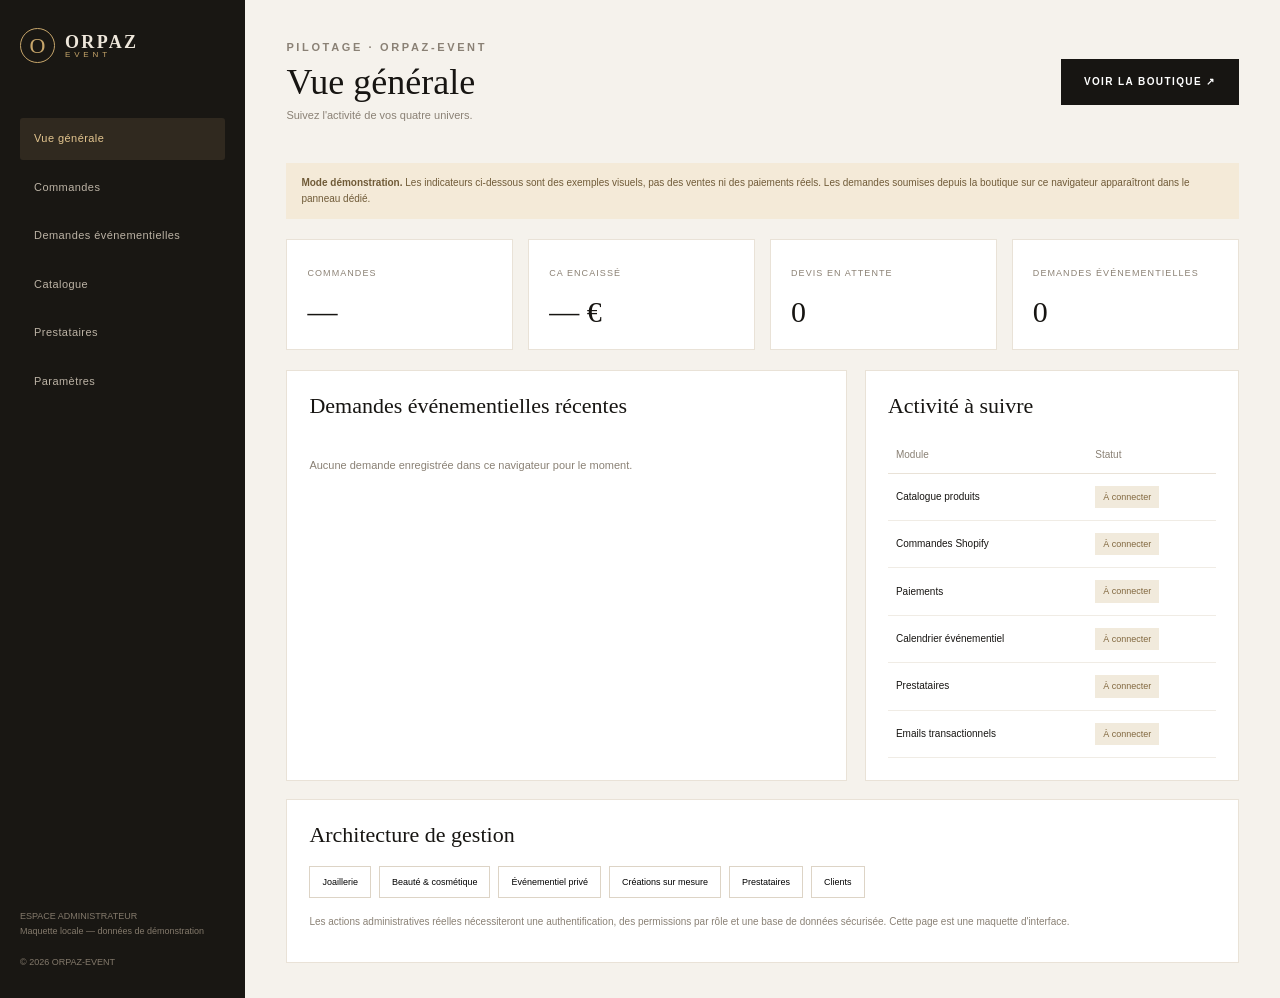
<file: admin.html>
<!doctype html>
<html lang="fr">
<head><meta charset="utf-8"><meta name="viewport" content="width=device-width,initial-scale=1"><title>ORPAZ-EVENT — Administration</title><link rel="stylesheet" href="styles.css"><style>
.admin-shell{min-height:100vh;display:grid;grid-template-columns:245px 1fr;background:#f5f2ec}.admin-side{background:#191713;color:#eee7db;padding:28px 20px;display:flex;flex-direction:column}.admin-side .brand{margin-bottom:55px}.admin-side nav{display:grid;gap:7px}.admin-side nav a{padding:12px 14px;color:#bcb3a5;font-size:11px;letter-spacing:.04em;border-radius:3px}.admin-side nav a.active,.admin-side nav a:hover{background:#30291f;color:#e3c58f}.admin-side small{margin-top:auto;color:#83796b;font-size:9px;line-height:1.7}.admin-main{padding:35px 4%;min-width:0}.admin-top{display:flex;justify-content:space-between;align-items:center;margin-bottom:35px}.admin-top h1{font:36px var(--serif);margin:0}.admin-top p{color:#8a8175;font-size:11px;margin:4px 0}.admin-kpis{display:grid;grid-template-columns:repeat(4,1fr);gap:15px}.admin-kpi{background:#fff;padding:20px;border:1px solid #e9e2d7}.admin-kpi span{font-size:9px;letter-spacing:.12em;color:#8b8174;text-transform:uppercase}.admin-kpi strong{display:block;font:30px var(--serif);margin-top:12px}.admin-grid{display:grid;grid-template-columns:1.2fr .8fr;gap:18px;margin-top:20px}.admin-panel{background:#fff;border:1px solid #e9e2d7;padding:22px;min-width:0}.admin-panel h2{font:22px var(--serif);margin:0 0 18px}.admin-table{width:100%;border-collapse:collapse;font-size:10px}.admin-table th{text-align:left;color:#8a8175;font-weight:500;padding:10px 8px;border-bottom:1px solid #e9e2d7}.admin-table td{padding:12px 8px;border-bottom:1px solid #f0ece5}.status{display:inline-block;padding:4px 8px;background:#f1eadc;color:#81683f;font-size:9px}.admin-actions{display:flex;gap:8px;flex-wrap:wrap}.admin-actions button{border:1px solid #ddd4c6;background:white;padding:8px 12px;font-size:9px}.request-item{padding:12px 0;border-bottom:1px solid #eee8df}.request-item strong{font:16px var(--serif)}.request-item p{font-size:10px;color:#847b70;margin:4px 0}.admin-warning{background:#f4ead8;padding:12px 15px;color:#705b38;font-size:10px;margin:20px 0}.admin-empty{color:#8a8175;font-size:11px;padding:20px 0}@media(max-width:850px){.admin-shell{grid-template-columns:1fr}.admin-side{padding:14px 20px}.admin-side .brand{margin-bottom:15px}.admin-side nav{display:flex;overflow:auto}.admin-side nav a{white-space:nowrap}.admin-side small{display:none}.admin-kpis{grid-template-columns:1fr 1fr}.admin-grid{grid-template-columns:1fr}}@media(max-width:480px){.admin-main{padding:22px 4%}.admin-top h1{font-size:29px}.admin-kpi{padding:14px}.admin-kpi strong{font-size:25px}.admin-table{font-size:9px}}
</style></head>
<body><div class="admin-shell"><aside class="admin-side"><a class="brand" href="index.html"><span class="brand-mark">O</span><span class="brand-name">ORPAZ<span>EVENT</span></span></a><nav><a class="active" href="#dashboard">Vue générale</a><a href="#orders">Commandes</a><a href="#requests">Demandes événementielles</a><a href="index.html#jewelry">Catalogue</a><a href="#partners">Prestataires</a><a href="#settings">Paramètres</a></nav><small>ESPACE ADMINISTRATEUR<br>Maquette locale — données de démonstration<br><br>© 2026 ORPAZ-EVENT</small></aside><main class="admin-main" id="dashboard"><div class="admin-top"><div><p class="eyebrow">PILOTAGE · ORPAZ-EVENT</p><h1>Vue générale</h1><p>Suivez l'activité de vos quatre univers.</p></div><a class="button button-dark" href="index.html">Voir la boutique ↗</a></div><div class="admin-warning"><strong>Mode démonstration.</strong> Les indicateurs ci-dessous sont des exemples visuels, pas des ventes ni des paiements réels. Les demandes soumises depuis la boutique sur ce navigateur apparaîtront dans le panneau dédié.</div><section class="admin-kpis"><div class="admin-kpi"><span>Commandes</span><strong>—</strong></div><div class="admin-kpi"><span>CA encaissé</span><strong>— €</strong></div><div class="admin-kpi"><span>Devis en attente</span><strong id="quoteCount">0</strong></div><div class="admin-kpi"><span>Demandes événementielles</span><strong id="eventCount">0</strong></div></section><div class="admin-grid"><section class="admin-panel" id="requests"><h2>Demandes événementielles récentes</h2><div id="requestList" class="admin-empty">Aucune demande enregistrée dans ce navigateur pour le moment.</div></section><section class="admin-panel" id="orders"><h2>Activité à suivre</h2><table class="admin-table"><thead><tr><th>Module</th><th>Statut</th></tr></thead><tbody><tr><td>Catalogue produits</td><td><span class="status">À connecter</span></td></tr><tr><td>Commandes Shopify</td><td><span class="status">À connecter</span></td></tr><tr><td>Paiements</td><td><span class="status">À connecter</span></td></tr><tr><td>Calendrier événementiel</td><td><span class="status">À connecter</span></td></tr><tr><td>Prestataires</td><td><span class="status">À connecter</span></td></tr><tr><td>Emails transactionnels</td><td><span class="status">À connecter</span></td></tr></tbody></table></section></div><section class="admin-panel" style="margin-top:18px" id="partners"><h2>Architecture de gestion</h2><div class="admin-actions"><button>Joaillerie</button><button>Beauté & cosmétique</button><button>Événementiel privé</button><button>Créations sur mesure</button><button>Prestataires</button><button>Clients</button></div><p style="font-size:10px;color:#8a8175;margin-top:16px">Les actions administratives réelles nécessiteront une authentification, des permissions par rôle et une base de données sécurisée. Cette page est une maquette d'interface.</p></section></main></div><script>
const requests=JSON.parse(localStorage.getItem('orpaz_demo_event_requests')||'[]');document.getElementById('eventCount').textContent=requests.length;document.getElementById('quoteCount').textContent='0';const list=document.getElementById('requestList');if(requests.length){list.className='';list.innerHTML=requests.slice().reverse().map(r=>`<div class="request-item"><strong>${escapeHtml(r.name||'Client')}</strong><p>${escapeHtml(r.type||'Événement')} · ${escapeHtml(r.date||'Date à définir')} · ${escapeHtml(r.location||'Lieu à définir')}</p><p>${escapeHtml(r.email||'')} ${r.phone?'· '+escapeHtml(r.phone):''}</p><p>${escapeHtml(r.details||'Aucun détail supplémentaire')}</p><span class="status">${escapeHtml(r.status||'Nouvelle demande')}</span></div>`).join('')}function escapeHtml(s){return String(s).replace(/[&<>"']/g,c=>({'&':'&amp;','<':'&lt;','>':'&gt;','"':'&quot;',"'":'&#39;'}[c]))}
</script></body></html>
</file>
<file: styles.css>
:root{--ink:#171512;--ink2:#28231e;--gold:#c7a66b;--gold2:#dfc89d;--ivory:#f4f0e8;--paper:#fbfaf7;--muted:#82796d;--line:#e5dfd4;--serif:'Playfair Display',Georgia,serif;--sans:'DM Sans',Arial,sans-serif;--shadow:0 22px 70px rgba(25,20,14,.18)}*{box-sizing:border-box}html{scroll-behavior:smooth}body{margin:0;background:var(--paper);color:var(--ink);font-family:var(--sans);font-size:14px;line-height:1.6}body.no-scroll{overflow:hidden}a{color:inherit;text-decoration:none}button,input,select,textarea{font:inherit}button{cursor:pointer}.announcement{background:var(--ink);color:#e9dfce;text-align:center;padding:8px 16px;font-size:10px;letter-spacing:.16em;text-transform:uppercase}.site-header{height:82px;padding:0 5.5%;display:flex;align-items:center;justify-content:space-between;background:rgba(251,250,247,.96);position:sticky;top:0;z-index:20;border-bottom:1px solid rgba(23,21,18,.07);backdrop-filter:blur(14px)}.brand{display:flex;align-items:center;gap:10px;min-width:190px}.brand-mark{width:35px;height:35px;border:1px solid var(--gold);border-radius:50%;display:grid;place-items:center;color:var(--gold);font:22px var(--serif)}.brand-name{font:600 18px var(--serif);letter-spacing:.13em}.brand-name span{display:block;font:500 8px var(--sans);letter-spacing:.48em;margin-top:-3px;color:var(--gold)}.main-nav{display:flex;gap:34px;align-items:center}.main-nav a{font-size:11px;letter-spacing:.04em;color:#514a41;transition:.2s}.main-nav a:hover,.text-link:hover{color:#a17b3e}.header-actions{display:flex;align-items:center;gap:14px}.icon-button{border:0;background:transparent;color:var(--ink);font-size:22px;padding:6px 8px}.language-select select{border:0;background:transparent;font-size:10px;letter-spacing:.1em;color:var(--ink);outline:none}.cart-button{border:1px solid var(--ink);background:transparent;padding:10px 14px;font-size:10px;letter-spacing:.1em;text-transform:uppercase;display:flex;gap:10px;align-items:center}.cart-count{background:var(--gold);color:#fff;border-radius:50%;width:18px;height:18px;display:grid;place-items:center;font-size:10px}.mobile-menu{display:none}.hero{height:min(690px,76vw);min-height:560px;background:#302820;position:relative;overflow:hidden;color:#fff}.hero-image{position:absolute;inset:0;background:linear-gradient(90deg,rgba(18,16,13,.78),rgba(18,16,13,.38) 52%,rgba(18,16,13,.04)),url('https://images.unsplash.com/photo-1519741497674-611481863552?auto=format&fit=crop&w=2200&q=88') center 47%/cover;transform:scale(1.01)}.hero-content{position:relative;z-index:1;padding:120px 0 0 12%;max-width:710px}.eyebrow{font-size:9px;letter-spacing:.24em;color:var(--gold);font-weight:600;margin:0 0 22px;text-transform:uppercase}.hero h1,.beauty-content h2,.event-content h2,.bespoke-copy h2{font:400 clamp(48px,6vw,82px)/1.05 var(--serif);letter-spacing:-.035em;margin:0}.hero h1 em,.intro h2 em,.section-heading h2 em,.beauty-content h2 em,.event-content h2 em,.bespoke-copy h2 em{font-weight:400;color:var(--gold2)}.hero-copy{max-width:440px;color:#e4ded5;font-size:13px;line-height:1.9;margin:26px 0 30px}.hero-actions{display:flex;align-items:center;gap:28px}.button{border:0;padding:15px 23px;display:inline-flex;justify-content:center;align-items:center;font-size:10px;text-transform:uppercase;letter-spacing:.14em;font-weight:600;transition:.25s}.button-gold{background:var(--gold);color:#fff}.button-gold:hover{background:#ad8b51;transform:translateY(-2px)}.button-dark{background:var(--ink);color:#fff}.button-dark:hover{background:#4a3e2c;transform:translateY(-2px)}.text-link{border:0;background:none;padding:0;font-size:10px;letter-spacing:.12em;text-transform:uppercase;color:var(--ink);font-weight:600}.text-link span{font-size:16px;margin-left:8px}.text-link.light{color:#fff}.hero-caption{position:absolute;bottom:26px;left:5.5%;right:5.5%;display:flex;justify-content:space-between;color:#d7c8ac;font-size:8px;letter-spacing:.2em}.section-wrap{max-width:1360px;margin:0 auto;padding-left:6%;padding-right:6%}.intro{padding-top:105px;padding-bottom:52px;display:flex;justify-content:space-between;align-items:end}.intro h2,.section-heading h2{font:400 clamp(38px,4.4vw,58px)/1.1 var(--serif);letter-spacing:-.03em;margin:0}.intro h2 em,.section-heading h2 em{color:#b6945b}.intro-text{max-width:420px;color:#777066;font-size:12px;line-height:2;margin:0 3% 5px 40px}.universe-grid{display:grid;grid-template-columns:1fr 1fr;gap:14px}.universe-card{height:360px;position:relative;overflow:hidden;background-size:cover;background-position:center;display:flex;align-items:end;color:#fff}.universe-card:before{content:"";position:absolute;inset:0;background-size:cover;background-position:center;transition:transform .7s}.universe-card:hover:before{transform:scale(1.05)}.universe-jewelry:before{background-image:url('https://images.unsplash.com/photo-1617038220319-276d3cfab638?auto=format&fit=crop&w=1200&q=85')}.universe-beauty:before{background-image:url('https://images.unsplash.com/photo-1608248543803-ba4f8c70ae0b?auto=format&fit=crop&w=1200&q=85')}.universe-events:before{background-image:url('https://images.unsplash.com/photo-1519167758481-83f550bb49b3?auto=format&fit=crop&w=1200&q=85')}.universe-bespoke:before{background-image:url('https://images.unsplash.com/photo-1605100804763-247f67b3557e?auto=format&fit=crop&w=1200&q=85')}.universe-overlay{position:absolute;inset:0;background:linear-gradient(0deg,rgba(15,13,10,.72),transparent 70%)}.universe-info{position:relative;padding:28px 32px;width:100%;display:grid;grid-template-columns:1fr auto;align-items:end}.universe-info>span:first-child{grid-column:1/-1;font-size:8px;letter-spacing:.2em;color:#e6d4b2}.universe-info h3{font:400 35px var(--serif);margin:5px 0 0}.circle-arrow{border:1px solid rgba(255,255,255,.65);width:38px;height:38px;border-radius:50%;display:grid;place-items:center;font-size:18px}.product-section{padding-top:105px;padding-bottom:100px}.section-heading{display:flex;align-items:end;justify-content:space-between;margin-bottom:28px}.section-heading .eyebrow{margin-bottom:14px}.filter-row{display:flex;gap:8px;margin-bottom:24px}.filter-chip{border:1px solid var(--line);background:transparent;padding:8px 15px;font-size:9px;letter-spacing:.08em;color:#726b61}.filter-chip.active,.filter-chip:hover{background:var(--ink);color:#fff;border-color:var(--ink)}.product-grid{display:grid;grid-template-columns:repeat(4,1fr);gap:18px}.product-card{min-width:0}.product-visual{height:300px;background:#eee9df;position:relative;overflow:hidden;cursor:pointer}.product-visual img{width:100%;height:100%;object-fit:cover;transition:transform .6s;display:block}.product-card:hover .product-visual img{transform:scale(1.05)}.product-tag{position:absolute;top:13px;left:13px;background:rgba(251,250,247,.92);padding:6px 9px;font-size:8px;letter-spacing:.12em;text-transform:uppercase}.quick-add{position:absolute;bottom:12px;left:12px;right:12px;background:rgba(251,250,247,.94);border:0;padding:12px;font-size:9px;text-transform:uppercase;letter-spacing:.12em;opacity:0;transform:translateY(8px);transition:.25s}.product-card:hover .quick-add{opacity:1;transform:translateY(0)}.product-meta{padding:13px 2px}.product-meta h3{font:400 17px var(--serif);margin:0 0 4px}.product-meta p{margin:0;color:var(--muted);font-size:10px}.product-price{font-size:11px;font-weight:600;margin-top:8px;display:block}.beauty-band{display:grid;grid-template-columns:1fr 1fr;background:#e9e2d7;min-height:520px}.beauty-visual{background:url('https://images.unsplash.com/photo-1601049541289-9b1b7bbbfe19?auto=format&fit=crop&w=1500&q=85') center/cover}.beauty-content{padding:90px 13%;display:flex;flex-direction:column;align-items:flex-start;justify-content:center}.beauty-content h2,.event-content h2,.bespoke-copy h2{font-size:clamp(43px,5vw,65px);color:var(--ink)}.beauty-content h2 em,.bespoke-copy h2 em{color:#ad8b51}.beauty-content>p:not(.eyebrow),.event-content>p:not(.eyebrow),.bespoke-copy>p:not(.eyebrow){font-size:12px;line-height:2;color:#746c62;max-width:410px;margin:22px 0 28px}.small-note{font-size:10px;color:var(--muted)}.event-feature{display:grid;grid-template-columns:1.1fr .9fr;background:var(--ink);color:#fff;min-height:610px}.event-photo{background:url('https://images.unsplash.com/photo-1464366400600-7168b8af9bc3?auto=format&fit=crop&w=1500&q=85') center/cover}.event-content{padding:85px 12%;display:flex;flex-direction:column;align-items:flex-start;justify-content:center}.event-content h2{color:#fff}.event-content>p:not(.eyebrow){color:#c7beb1}.event-points{list-style:none;padding:0;margin:0 0 28px;color:#e5d8c3;font-size:11px}.event-points li{padding:7px 0;border-bottom:1px solid rgba(255,255,255,.12)}.event-points li:before{content:'✦';color:var(--gold);margin-right:10px}.bespoke-section{padding-top:110px;padding-bottom:110px;display:grid;grid-template-columns:1fr 1fr;align-items:center;gap:9%}.bespoke-art{min-height:440px;background:#e8e0d3;display:grid;place-items:center;padding:40px}.bespoke-art-inner{width:72%;height:340px;background:linear-gradient(145deg,#29231d,#11100e);color:#d8bd8b;display:flex;flex-direction:column;justify-content:center;align-items:center;box-shadow:20px 22px 0 rgba(185,155,105,.25);position:relative}.bespoke-art-inner span{font:28px var(--serif);letter-spacing:.25em}.bespoke-art-inner i{font:italic 43px var(--serif);line-height:1.05;text-align:center;margin:22px 0}.bespoke-art-inner small{font-size:8px;letter-spacing:.3em}.promise-strip{background:#eee8dd;display:grid;grid-template-columns:repeat(3,1fr);padding:34px 8%;gap:25px}.promise-strip>div{display:flex;align-items:center;gap:17px;justify-content:center}.promise-strip span{font:24px var(--serif);color:#b5945c}.promise-strip p{font-size:10px;letter-spacing:.08em;margin:0}.site-footer{background:#171512;color:#e9e2d6;padding:65px 7% 22px}.footer-main{display:grid;grid-template-columns:1.4fr 1fr 1fr 1.4fr;gap:50px;padding-bottom:55px}.footer-brand{margin-bottom:18px}.footer-main p{font-size:11px;color:#a9a094;max-width:220px}.footer-main h4{font:17px var(--serif);font-weight:400;margin:0 0 18px;color:#d6bd91}.footer-main>div>a:not(.brand){display:block;color:#bcb4a8;font-size:10px;margin:10px 0}.newsletter-form{display:flex;border-bottom:1px solid #776b59;margin-top:20px}.newsletter-form input{background:none;border:0;outline:0;color:#fff;padding:12px 0;min-width:0;flex:1;font-size:11px}.newsletter-form button{background:none;border:0;color:var(--gold2);font-size:20px}.footer-bottom{border-top:1px solid #39342d;padding-top:20px;display:flex;justify-content:space-between;color:#8d8579;font-size:8px;letter-spacing:.1em}.drawer-backdrop{position:fixed;inset:0;background:rgba(0,0,0,.45);z-index:40;opacity:0;visibility:hidden;transition:.25s}.drawer-backdrop.open{opacity:1;visibility:visible}.cart-drawer{position:fixed;z-index:41;right:0;top:0;height:100%;width:min(440px,100%);background:var(--paper);transform:translateX(105%);transition:.3s;display:flex;flex-direction:column;padding:28px}.cart-drawer.open{transform:translateX(0)}.drawer-header{display:flex;justify-content:space-between;align-items:center;border-bottom:1px solid var(--line);padding-bottom:15px}.drawer-header h3{font:26px var(--serif);margin:0}.cart-items{flex:1;overflow:auto;padding:18px 0}.empty-state{color:var(--muted);font-size:12px;text-align:center;padding:60px 0}.cart-line{display:grid;grid-template-columns:70px 1fr auto;gap:13px;padding:12px 0;border-bottom:1px solid var(--line)}.cart-line img{width:70px;height:82px;object-fit:cover}.cart-line h4{font:16px var(--serif);margin:0}.cart-line p{font-size:10px;color:var(--muted);margin:4px 0}.qty-control{display:flex;gap:9px;align-items:center;margin-top:9px}.qty-control button{border:1px solid var(--line);background:none;width:23px;height:23px}.cart-footer{border-top:1px solid var(--line);padding-top:18px}.cart-total{display:flex;justify-content:space-between;font-size:12px}.cart-footer>p,.demo-note{font-size:9px;color:var(--muted)}.full-width{width:100%}.modal{position:fixed;inset:0;background:rgba(15,13,10,.62);z-index:60;display:none;align-items:center;justify-content:center;padding:22px;overflow:auto}.modal.open{display:flex}.modal-card{background:var(--paper);position:relative;max-width:780px;width:100%;max-height:calc(100vh - 44px);overflow:auto;box-shadow:var(--shadow)}.modal-close{position:absolute;right:18px;top:14px;border:0;background:transparent;font-size:28px;z-index:2}.form-modal{padding:48px 52px}.form-modal h2{font:40px/1.1 var(--serif);margin:0 0 10px}.modal-intro,.compact-modal>p:not(.eyebrow){color:var(--muted);font-size:11px;margin-bottom:25px}.lead-form label{display:flex;flex-direction:column;gap:6px;font-size:10px;color:#665f55}.form-grid{display:grid;grid-template-columns:1fr 1fr;gap:14px}.lead-form input,.lead-form select,.lead-form textarea,.search-input{width:100%;border:1px solid var(--line);background:#fff;padding:12px;color:var(--ink);outline:none;font-size:11px}.lead-form input:focus,.lead-form select:focus,.lead-form textarea:focus,.search-input:focus{border-color:var(--gold)}.full-label{margin-top:14px}.consent-line{flex-direction:row!important;align-items:flex-start;margin:16px 0}.consent-line input{width:auto;margin-top:2px}.success-panel{background:#e8efe6;color:#30452e;padding:18px;margin-top:20px;font-size:12px}.compact-modal{max-width:430px}.compact-modal .lead-form{margin:22px 0}.search-card{padding:48px;max-width:650px}.search-input{font:22px var(--serif);margin:12px 0 20px}.product-modal-card{max-width:820px}.product-detail{display:grid;grid-template-columns:1fr 1fr}.product-detail img{width:100%;height:480px;object-fit:cover}.product-detail-copy{padding:55px 38px;display:flex;flex-direction:column;justify-content:center}.product-detail-copy h2{font:35px var(--serif);margin:0}.product-detail-copy p{font-size:11px;color:var(--muted);line-height:1.9}.product-detail-copy strong{font-size:15px;margin:15px 0 25px}.toast{position:fixed;bottom:25px;left:50%;transform:translate(-50%,20px);background:var(--ink);color:#fff;padding:12px 20px;font-size:11px;z-index:90;opacity:0;pointer-events:none;transition:.25s}.toast.show{opacity:1;transform:translate(-50%,0)}.sr-only{position:absolute;width:1px;height:1px;padding:0;margin:-1px;overflow:hidden;clip:rect(0,0,0,0);white-space:nowrap;border:0}body[dir="rtl"]{direction:rtl}body[dir="rtl"] .hero-content{padding:120px 12% 0 0}body[dir="rtl"] .hero-image{background-image:linear-gradient(270deg,rgba(18,16,13,.78),rgba(18,16,13,.38) 52%,rgba(18,16,13,.04)),url('https://images.unsplash.com/photo-1519741497674-611481863552?auto=format&fit=crop&w=2200&q=88')}body[dir="rtl"] .universe-info>span:first-child{text-align:right}body[dir="rtl"] .cart-drawer{right:auto;left:0;transform:translateX(-105%)}body[dir="rtl"] .cart-drawer.open{transform:translateX(0)}body[dir="rtl"] .modal-close{right:auto;left:18px}body[dir="rtl"] .event-points li:before{margin-right:0;margin-left:10px}
@media(max-width:900px){.main-nav{gap:15px}.main-nav a{font-size:10px}.brand{min-width:auto}.account-button{display:none}.product-grid{grid-template-columns:repeat(2,1fr)}.product-visual{height:280px}.footer-main{grid-template-columns:1fr 1fr}.hero-content{padding-left:8%}.beauty-content,.event-content{padding:65px 9%}.bespoke-section{gap:5%}}
@media(max-width:640px){.announcement{font-size:8px}.site-header{height:68px;padding:0 4%}.mobile-menu{display:block}.brand-mark{width:30px;height:30px}.brand-name{font-size:15px}.main-nav{display:none;position:absolute;top:68px;left:0;right:0;background:var(--paper);padding:20px 7%;flex-direction:column;align-items:flex-start;border-bottom:1px solid var(--line)}.main-nav.open{display:flex}.header-actions{gap:4px}.header-actions .icon-button{font-size:18px}.cart-button{padding:8px;font-size:8px}.hero{min-height:590px;height:calc(100svh - 100px);max-height:720px}.hero-content{padding:115px 7% 0;max-width:100%}.hero h1{font-size:53px}.hero-copy{font-size:12px;max-width:330px}.hero-actions{align-items:flex-start;flex-direction:column;gap:18px}.hero-caption{font-size:7px}.section-wrap{padding-left:6%;padding-right:6%}.intro{padding-top:70px;display:block}.intro-text{margin:22px 0 0;max-width:100%}.universe-grid{grid-template-columns:1fr;gap:10px}.universe-card{height:300px}.universe-info h3{font-size:30px}.product-section{padding-top:70px;padding-bottom:70px}.section-heading{align-items:flex-start;gap:15px;flex-direction:column}.section-heading h2{font-size:42px}.product-grid{gap:20px 10px}.product-visual{height:210px}.product-meta h3{font-size:15px}.quick-add{opacity:1;transform:none;padding:9px;font-size:8px}.filter-row{overflow:auto}.filter-chip{white-space:nowrap}.beauty-band,.event-feature{grid-template-columns:1fr}.beauty-visual{min-height:330px}.beauty-content{padding:55px 8%}.event-photo{min-height:330px}.event-content{padding:60px 8%}.bespoke-section{grid-template-columns:1fr;padding-top:70px;padding-bottom:70px}.bespoke-art{min-height:350px}.bespoke-art-inner{height:270px}.promise-strip{grid-template-columns:1fr;padding:27px 8%;gap:18px}.promise-strip>div{justify-content:flex-start}.footer-main{grid-template-columns:1fr 1fr;gap:32px 20px}.footer-bottom{flex-direction:column;gap:10px}.form-modal{padding:42px 22px 25px}.form-modal h2{font-size:33px}.form-grid{grid-template-columns:1fr}.product-detail{grid-template-columns:1fr}.product-detail img{height:270px}.product-detail-copy{padding:28px}.search-card{padding:42px 22px}body[dir="rtl"] .hero-content{padding:115px 7% 0}}
</file>
